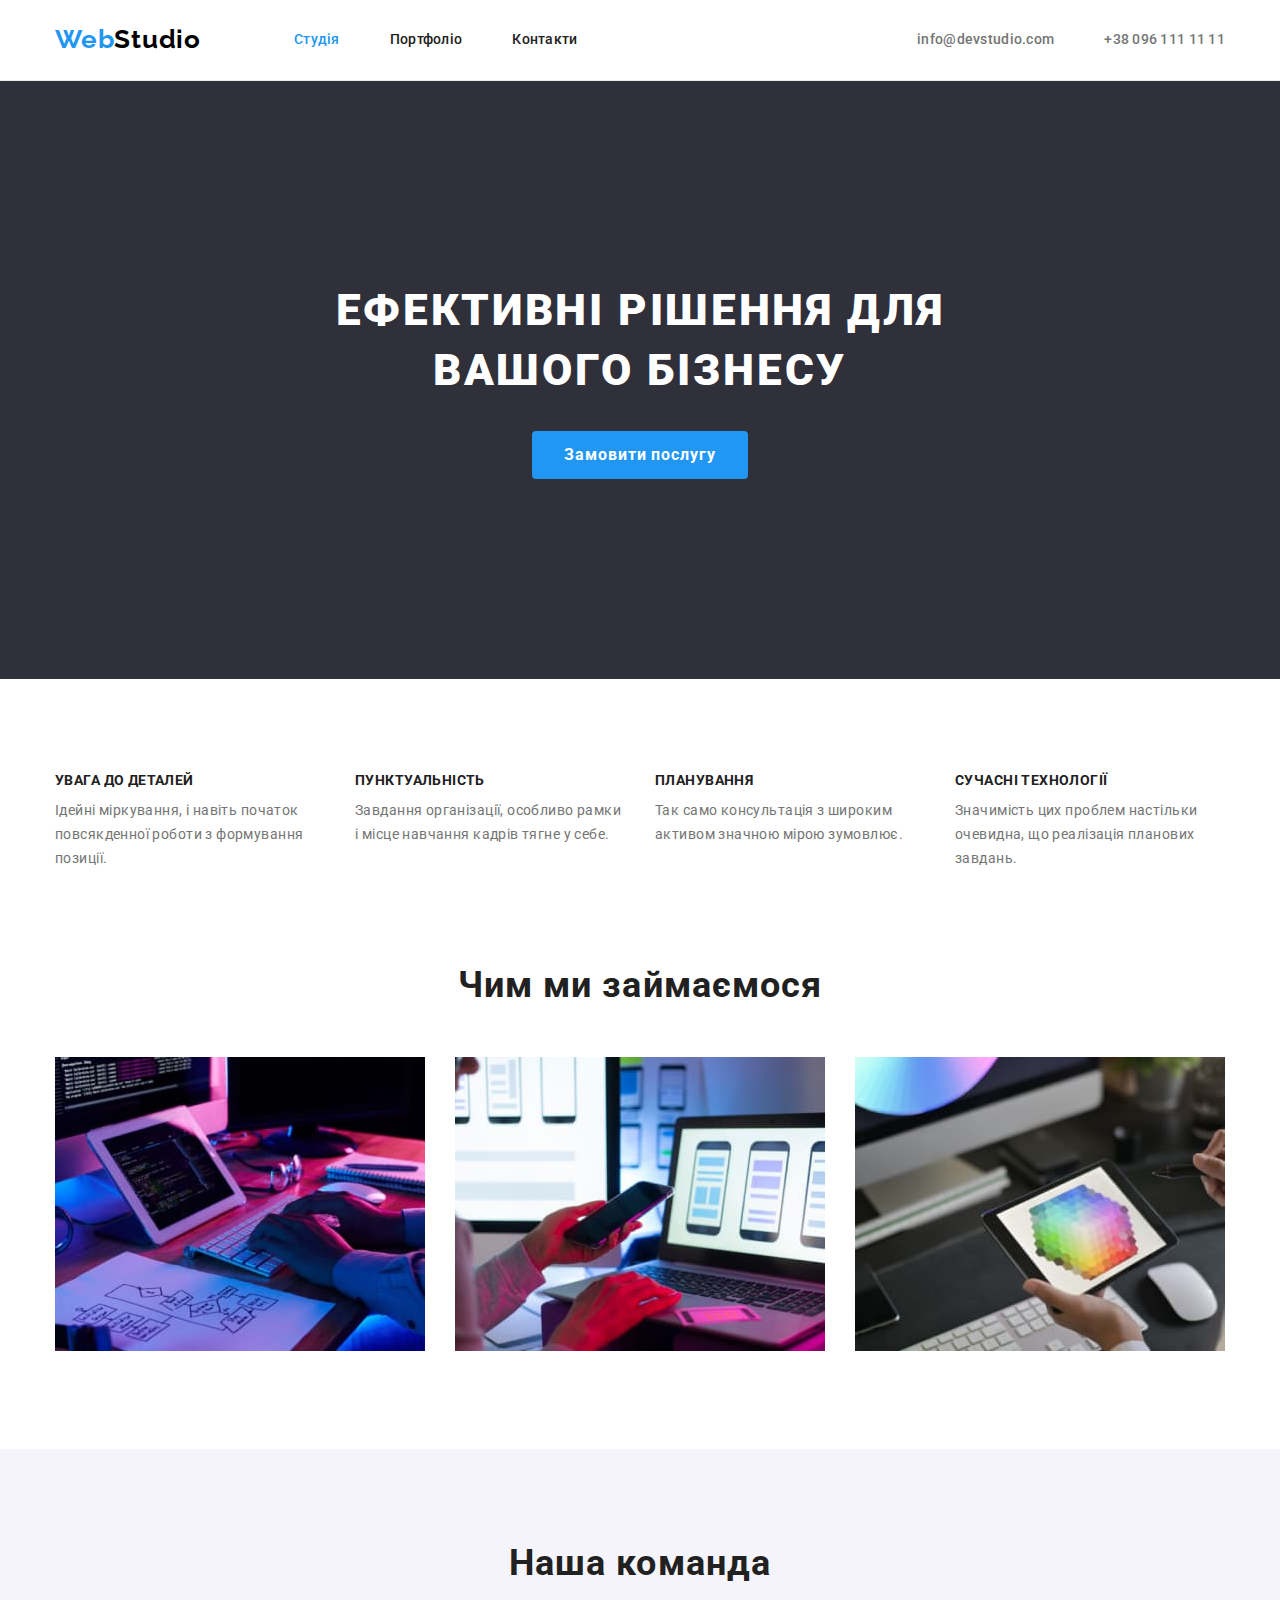
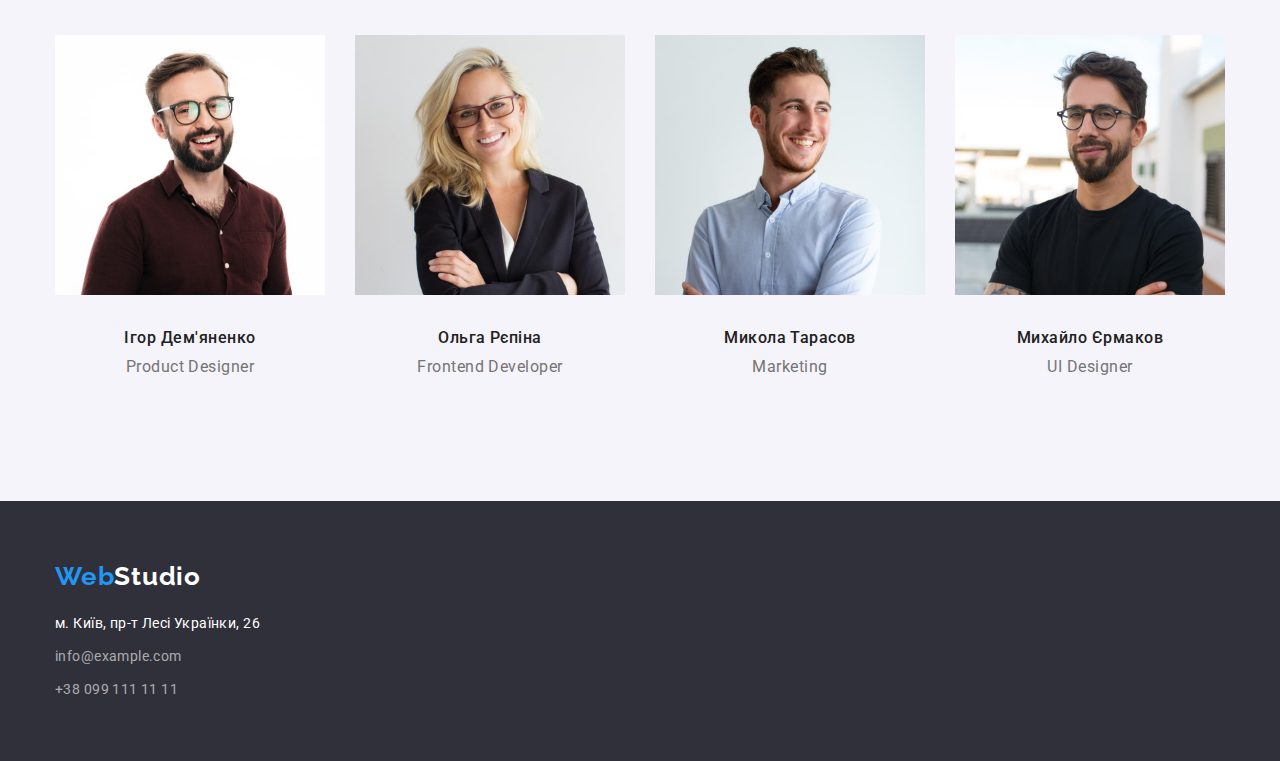
<file: index.html>
<!DOCTYPE html>
<html lang="uk">
<head>
    <meta charset="UTF-8">
    <meta http-equiv="X-UA-Compatible" content="IE=edge">
    <meta name="viewport" content="width=device-width, initial-scale=1.0">
    <title>Document</title>
    <link href="https://fonts.googleapis.com/css2?family=Raleway:wght@700&family=Roboto:wght@400;500;700;900&display=swap"
        rel="stylesheet">
    <link rel="stylesheet" href="https://cdnjs.cloudflare.com/ajax/libs/modern-normalize/1.0.0/modern-normalize.min.css" />
    <link rel="stylesheet" href="./css/styles.css">
</head>
<body>
    <header class="header">
        <div class="container main-nav">
            <nav class="main-nav">
                <a href="./index.html" class="logo link">
                    <span class="accent">Web</span>Studio
                </a>

                <ul class="site-nav list">
                    <li class="nav-list-item"><a href="./index.html" class="site-nav-link link current">Студія</a></li>
                    <li class="nav-list-item"><a href="./portfolio.html" class="site-nav-link link">Портфоліо</a></li>
                    <li class="nav-list-item"><a href="" class="site-nav-link link">Контакти</a></li>
                </ul>
            </nav>

            <ul class="contacts-list list">
                <li class="contacts-list-item">
                    <a href="mailto:info@devstudio.com" class="contacts-link link">info@devstudio.com</a>
                </li>
                <li class="contacts-list-item">
                    <a href="tel:+380961111111" class="contacts-link link">+38 096 111 11 11</a>
                </li>
            </ul>
        </div>
    </header>
    <main>
        <section class="section-hero">
            <div class="container">
                <h1 class="hero-title">Ефективні рішення для вашого бізнесу</h1>
                <button type="button" class="button">Замовити послугу</button>
            </div>
        </section>

        <section class="section">
            <div class="container">
                <h2 class="visually-hidden">Особливості</h2>
                
                <ul class="feature-list list">
                    <li class="feature-list-item">
                        <h3 class="feature-list-title">УВАГА ДО ДЕТАЛЕЙ</h3>
                        <p class="feature-list-text">Ідейні міркування, і навіть початок повсякденної роботи з формування позиції.</p>
                    </li>
                    <li class="feature-list-item">
                        <h3 class="feature-list-title">ПУНКТУАЛЬНІСТЬ</h3>
                        <p class="feature-list-text">Завдання організації, особливо рамки і місце навчання кадрів тягне у себе.</p>
                    </li>
                    <li class="feature-list-item">
                        <h3 class="feature-list-title">ПЛАНУВАННЯ</h3>
                        <p class="feature-list-text">Так само консультація з широким активом значною мірою зумовлює.</p>
                    </li>
                    <li class="feature-list-item">
                        <h3 class="feature-list-title">СУЧАСНІ ТЕХНОЛОГІЇ</h3>
                        <p class="feature-list-text">Значимість цих проблем настільки очевидна, що реалізація планових завдань.</p>
                    </li>
                </ul>
            </div>
        </section>

        <section class="section section-doing">
            <div class="container">
                <h2 class="section-title">Чим ми займаємося</h2>
                
                <ul class="doing-list list">
                    <li class="doing-list-item">
                        <img src="./img/img_1.jpg" alt="Розробка веб-сторінок" width="370">
                    </li>
                    <li class="doing-list-item">
                        <img src="./img/img_2.jpg" alt="Адаптиви" width="370">
                    </li>
                    <li class="doing-list-item">
                        <img src="./img/img_3.jpg" alt="Дизайн" width="370">
                    </li>
                </ul>
            </div>
        </section>

        <section class="section gray">
            <div class="container">
                <h2 class="section-title">Наша команда</h2>
                
                <ul class="employee-list list">
                    <li class="employee-card">
                        <img src="./img/employee_1.jpg" alt="" width="270">
                        <div class="employee-text-container">
                            <h3 class="employee-title">Ігор Дем'яненко</h3>
                            <p class="employee-text">Product Designer</p>
                        </div>
                    </li>
                    <li class="employee-card">
                        <img src="./img/employee_2.jpg" alt="" width="270">
                        <div class="employee-text-container">
                            <h3 class="employee-title">Ольга Рєпіна</h3>
                            <p class="employee-text">Frontend Developer</p>
                        </div>
                    </li>
                    <li class="employee-card">
                        <img src="./img/employee_3.jpg" alt="" width="270">
                        <div class="employee-text-container">
                            <h3 class="employee-title">Микола Тарасов</h3>
                            <p class="employee-text">Marketing</p>
                        </div>
                    </li>
                    <li class="employee-card">
                        <img src="./img/employee_4.jpg" alt="" width="270">
                        <div class="employee-text-container">
                            <h3 class="employee-title">Михайло Єрмаков</h3>
                            <p class="employee-text">UI Designer</p>
                        </div>
                    </li>
                </ul>
            </div>
        </section>
    </main>

    <footer class="footer">
        <div class="container">
            <a href="./index.html" class="logo-footer link">
                <span class="accent">Web</span>Studio
            </a>

            <address>
                <ul class="list">
                    <li class="list-item">
                        <a href="https://www.google.com/maps/place/%D0%B1%D1%83%D0%BB.+%D0%9B%D0%B5%D1%81%D0%B8+%D0%A3%D0%BA%D1%80%D0%B0%D0%B8%D0%BD%D0%BA%D0%B8,+26,+%D0%9A%D0%B8%D0%B5%D0%B2,+%D0%A3%D0%BA%D1%80%D0%B0%D0%B8%D0%BD%D0%B0,+02000/@50.4265807,30.5383858,17z/data=!3m1!4b1!4m5!3m4!1s0x40d4cf0e033ecbe9:0x57a4dffefec77da0!8m2!3d50.4265807!4d30.5383858" class="address">
                            м. Київ, пр-т Лесі Українки, 26
                        </a>
                    </li>
                    <li class="list-item">
                        <a href="mailto:info@example.com" class="address-contacts-link link">info@example.com</a>
                    </li>
                    <li class="list-item">
                        <a href="tel:+380991111111" class="address-contacts-link link">+38 099 111 11 11</a>
                    </li>
                </ul>
            </address>
        </div>
    </footer>
  
</body>
</html>
</file>
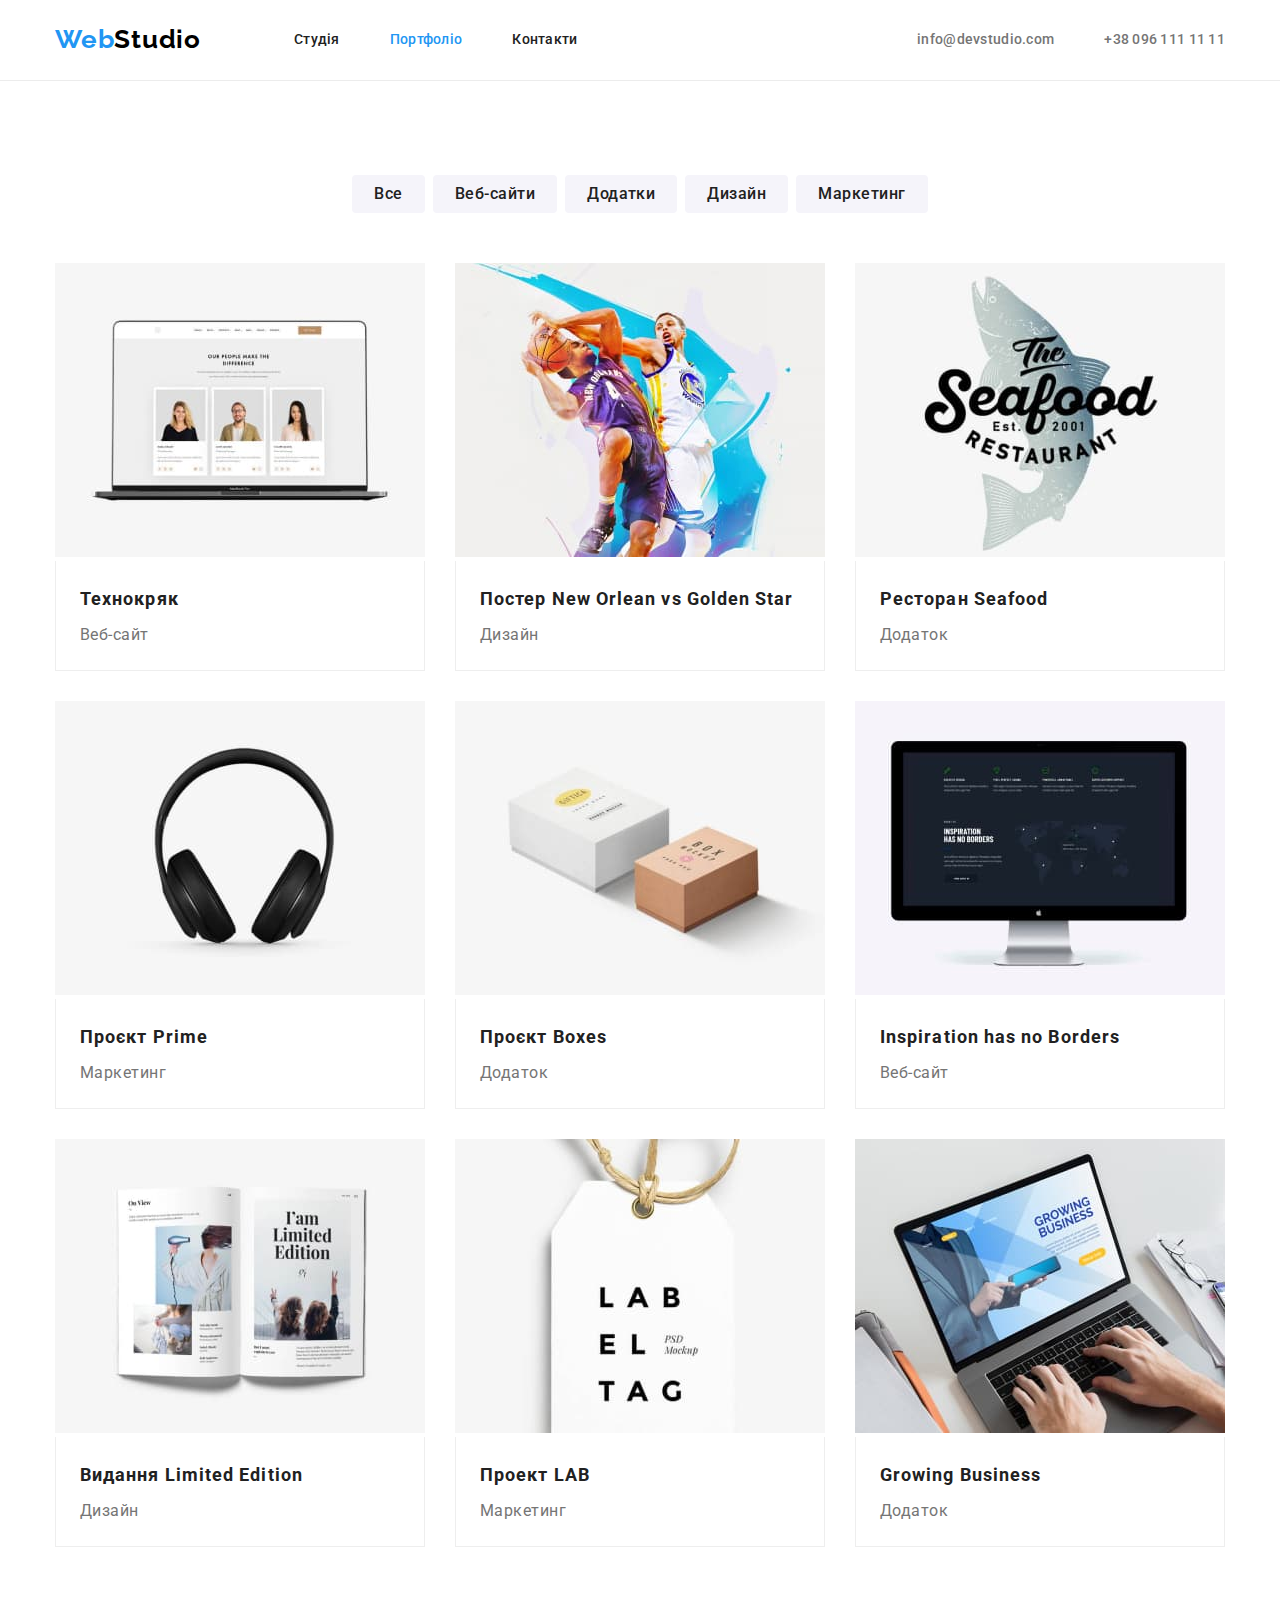
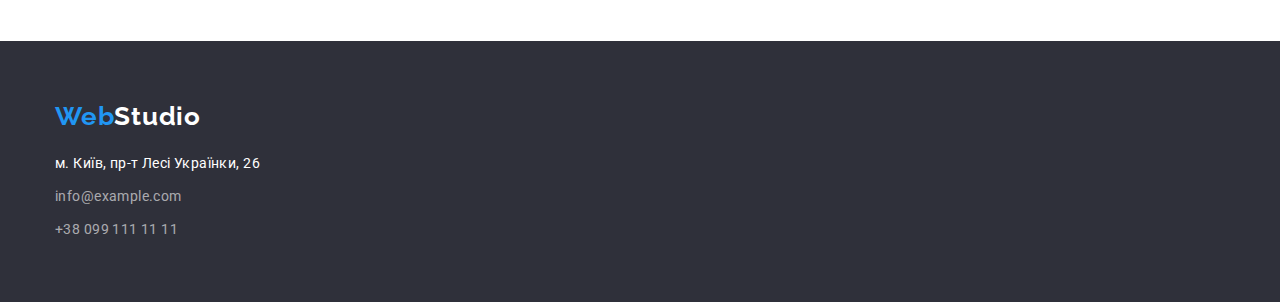
<file: portfolio.html>
<!DOCTYPE html>
<html lang="uk">
<head>
    <meta charset="UTF-8">
    <meta http-equiv="X-UA-Compatible" content="IE=edge">
    <meta name="viewport" content="width=device-width, initial-scale=1.0">
    <title>Document</title>
    <link href="https://fonts.googleapis.com/css2?family=Raleway:wght@700&family=Roboto:wght@400;500;700;900&display=swap"
        rel="stylesheet">
    <link rel="stylesheet" href="https://cdnjs.cloudflare.com/ajax/libs/modern-normalize/1.0.0/modern-normalize.min.css" />
    <link rel="stylesheet" href="./css/styles.css">
</head>
<body>
    <header class="header">
        <div class="container main-nav">
            <nav class="main-nav">
                <a href="./index.html" class="logo link">
                    <span class="accent">Web</span>Studio
                </a>
        
                <ul class="site-nav list">
                    <li class="nav-list-item"><a href="./index.html" class="site-nav-link link">Студія</a></li>
                    <li class="nav-list-item"><a href="./portfolio.html" class="site-nav-link link current">Портфоліо</a></li>
                    <li class="nav-list-item"><a href="" class="site-nav-link link">Контакти</a></li>
                </ul>
            </nav>
        
            <ul class="contacts-list list">
                <li class="contacts-list-item">
                    <a href="mailto:info@devstudio.com" class="contacts-link link">info@devstudio.com</a>
                </li>
                <li class="contacts-list-item">
                    <a href="tel:+380961111111" class="contacts-link link">+38 096 111 11 11</a>
                </li>
            </ul>
        </div>
    </header>


    <main>
        <section class="section">
            <div class="container">
                <h1 class="visually-hidden">Портфоліо</h1>
                
                <ul class="category-list list">
                    <li class="category-list-item"><button type="button" class="category-list-button">Все</button></li>
                    <li class="category-list-item"><button type="button" class="category-list-button">Веб-сайти</button></li>
                    <li class="category-list-item"><button type="button" class="category-list-button">Додатки</button></li>
                    <li class="category-list-item"><button type="button" class="category-list-button">Дизайн</button></li>
                    <li class="category-list-item"><button type="button" class="category-list-button">Маркетинг</button></li>
                </ul>

                <ul class="portfolio-list list">
                    <li class="portfolio-card">
                        <a href="" class="portfolio-link link">
                            <img src="./img/portfolio_1.jpg" alt="Технокряк" width="370">
                            <div class="portfolio-text-container">
                                <h2 class="portfolio-title">Технокряк</h2>
                                <p class="portfolio-text">Веб-сайт</p>
                            </div>
                        </a>
                    </li>
                    <li class="portfolio-card">
                        <a href="" class="portfolio-link link">
                            <img src="./img/portfolio_2.jpg" alt="New Orlean vs Golden Star" width="370">
                            <div class="portfolio-text-container">
                                <h2 class="portfolio-title">Постер New Orlean vs Golden Star</h2>
                                <p class="portfolio-text">Дизайн</p>
                            </div>
                        </a>
                    </li>
                    <li class="portfolio-card">
                        <a href="" class="portfolio-link link">
                            <img src="./img/portfolio_3.jpg" alt="Ресторан Seafood" width="370">
                            <div class="portfolio-text-container">
                                <h2 class="portfolio-title">Ресторан Seafood</h2>
                                <p class="portfolio-text">Додаток</p>
                            </div>
                        </a>
                    </li>
                    <li class="portfolio-card">
                        <a href="" class="portfolio-link link">
                            <img src="./img/portfolio_4.jpg" alt="Проєкт Prime" width="370">
                            <div class="portfolio-text-container">
                                <h2 class="portfolio-title">Проєкт Prime</h2>
                                <p class="portfolio-text">Маркетинг</p>
                            </div>
                        </a>
                    </li>
                    <li class="portfolio-card">
                        <a href="" class="portfolio-link link">
                            <img src="./img/portfolio_5.jpg" alt="Проєкт Boxes" width="370">
                            <div class="portfolio-text-container">
                                <h2 class="portfolio-title">Проєкт Boxes</h2>
                                <p class="portfolio-text">Додаток</p>
                            </div>
                        </a>
                    </li>
                    <li class="portfolio-card">
                        <a href="" class="portfolio-link link">
                            <img src="./img/portfolio_6.jpg" alt="Inspiration has no Borders" width="370">
                            <div class="portfolio-text-container">
                                <h2 class="portfolio-title">Inspiration has no Borders</h2>
                                <p class="portfolio-text">Веб-сайт</p>
                            </div>
                        </a>
                    </li>
                    <li class="portfolio-card">
                        <a href="" class="portfolio-link link">
                            <img src="./img/portfolio_7.jpg" alt="Видання Limited Edition" width="370">
                            <div class="portfolio-text-container">
                                <h2 class="portfolio-title">Видання Limited Edition</h2>
                                <p class="portfolio-text">Дизайн</p>
                            </div>
                        </a>
                    </li>
                    <li class="portfolio-card">
                        <a href="" class="portfolio-link link">
                            <img src="./img/portfolio_8.jpg" alt="Проект LAB" width="370">
                            <div class="portfolio-text-container">
                                <h2 class="portfolio-title">Проект LAB</h2>
                                <p class="portfolio-text">Маркетинг</p>
                            </div>
                        </a>
                    </li>
                    <li class="portfolio-card">
                        <a href="" class="portfolio-link link">
                            <img src="./img/portfolio_9.jpg" alt="Growing Business" width="370">
                            <div class="portfolio-text-container">
                                <h2 class="portfolio-title">Growing Business</h2>
                                <p class="portfolio-text">Додаток</p>
                            </div>
                        </a>
                    </li>
                </ul>
            </div>
        </section>
    </main>


    <footer class="footer">
        <div class="container">
            <a href="./index.html" class="logo-footer link">
                <span class="accent">Web</span>Studio
            </a>
        
            <address>
                <ul class="list">
                    <li class="list-item">
                        <a href="https://www.google.com/maps/place/%D0%B1%D1%83%D0%BB.+%D0%9B%D0%B5%D1%81%D0%B8+%D0%A3%D0%BA%D1%80%D0%B0%D0%B8%D0%BD%D0%BA%D0%B8,+26,+%D0%9A%D0%B8%D0%B5%D0%B2,+%D0%A3%D0%BA%D1%80%D0%B0%D0%B8%D0%BD%D0%B0,+02000/@50.4265807,30.5383858,17z/data=!3m1!4b1!4m5!3m4!1s0x40d4cf0e033ecbe9:0x57a4dffefec77da0!8m2!3d50.4265807!4d30.5383858" class="address">
                            м. Київ, пр-т Лесі Українки, 26
                        </a>
                    </li>
                    <li class="list-item">
                        <a href="mailto:info@example.com" class="address-contacts-link link">info@example.com</a>
                    </li>
                    <li class="list-item">
                        <a href="tel:+380991111111" class="address-contacts-link link">+38 099 111 11 11</a>
                    </li>
                </ul>
            </address>
        </div>
    </footer>
</body>
</html>
</file>
<file: css/styles.css>
/* primary color text #212121 */
/* secondary color text #757575 */
/* accent color #2196F3 */
/* logo-text-color #000000 */
/* primary-white-color #FFFFFF */

/* secondary white color  rgba(255, 255, 255, 0.6);*/

/* secondary background color #F5F4FA */
/* backgrond dark color #2F303A */

:root {
    --primary-text-color: #212121;
    --secondary-text-color: #757575;
    --logo-text-color: #000000;
    --accent-color: #2196F3;

    --primary-white-color: #FFFFFF;
    --secondary-white-color: rgb(255, 255, 255, 0.6);
    --secondary-background: #F5F4FA;
    --dark-background: #2F303A;
    --border-primary-color: #EEEEEE;
    --border-secondary-color: #ECECEC;
}

body {
    background-color: var(--primary-white-color);
    color: var(--primary-text-color);

    font-family: Roboto, sans-serif;
    
}

h1,
h2,
h3,
h4,
h5,
h6,
p,
ul {
    margin: 0;
}



.list {
    list-style: none;
    padding: 0;
    margin: 0;

}

.link {
    color: var(--primary-text-color);
}

.footer,
.section-hero {
    background-color: var(--dark-background);
}

.container {
    width: 1200px;
    padding-left: 15px;
    padding-right: 15px;
    margin: 0 auto;
}


/* Header */

.header {
    border-bottom: 1px solid var(--border-secondary-color);
}

.main-nav {
    display: flex;
    align-items: center;

}

.logo, 
.logo-footer{
    color: var(--logo-text-color);

    font-family: Raleway, sans-serif;
    font-weight: 700;
    font-size: 26px;
    line-height: 1.2;
    letter-spacing: 0.03em;

    text-decoration: none;
}

.accent {
    color: var(--accent-color);
}

.site-nav {
    display: flex;
    margin-left: 93px;
}

.nav-list-item:not(:last-child),
.contacts-list-item:not(:last-child) {
    margin-right: 50px;
}



.contacts-list {
    display: flex;
    margin-left: auto;
}

.site-nav-link {
    display: block;
    padding-top: 32px;
    padding-bottom: 32px;
}

.site-nav-link,
.contacts-link {
    font-weight: 500;
    font-size: 14px;
    line-height: 1.14;
    letter-spacing: 0.02em;

    text-decoration: none;
}

.site-nav-link:hover,
.site-nav-link:focus,
.contacts-link:hover,
.contacts-link:focus{
    color: var(--accent-color);
}

.current {
    color: var(--accent-color);
}

.contacts-link {
    display: block;
    color: var(--secondary-text-color);
    padding-top: 32px;
    padding-bottom: 32px;
}


/* Section-hero */

.section-hero {
    text-align: center;

    padding: 200px 0;
}


.hero-title {
    color: var(--primary-white-color);

    font-weight: 900;
    font-size: 44px;
    line-height: 1.36;
    letter-spacing: 0.06em;
    text-transform: uppercase;
    width: 696px;

    margin-left: auto;
    margin-right: auto;
    margin-bottom: 30px;
}

.button {
    display: inline-block;
    border-radius: 4px;
    border-width: 0;
    padding: 10px 32px;
    min-width: 216px;

    background-color: var(--accent-color);
    color: var(--primary-white-color);

    font-family: inherit;
    font-weight: 700;
    font-size: 16px;
    line-height: 1.8;
    letter-spacing: 0.06em;
    text-align: center;

    cursor: pointer;
}




/* Other sections*/


.section {
    padding: 94px 0;
}


.section-title {
    font-weight: 700;
    font-size: 36px;
    line-height: 1.16;
    text-align: center;
    letter-spacing: 0.03em;

    margin-bottom: 50px;
}


.img {
    display: block;
    max-width: 100%;
    height: auto;
}

.visually-hidden {              /*Specially class-pattern that hidden headers*/
    position: absolute;
    white-space: nowrap;
    width: 1px;
    height: 1px;
    overflow: hidden;
    border: 0;
    padding: 0;
    clip: rect(0 0 0 0);
    clip-path: inset(50%);
    margin: -1px;
}

/* Features section */

.feature-list {
    display: flex;
}


.feature-list-item {
    width: 270px;
}

    /* feature-list-item, doing-list-item and employee-card*/
.employee-card:not(:last-child),
.doing-list-item:not(:last-child),
.feature-list-item:not(:last-child) {
    margin-right: 30px;
}

.feature-list-title {
    font-weight: 700;
    font-size: 14px;
    line-height: 1.14;
    text-transform: uppercase;
    letter-spacing: 0.03em;

    margin-bottom: 10px;
}

.feature-list-text {
    color: var(--secondary-text-color);

    font-size: 14px;
    line-height: 1.7;
    letter-spacing: 0.03em;
}



/* Our doing section */

.section-doing {
    padding-top: 0;    /*This section doesn't have padding-top*/
}

.doing-list {
    display: flex;
}


/* Employees section */

.section.gray {
    background-color: var(--secondary-background);
}

.employee-list {
    display: flex;
}

.employee-card {
    border-radius: 0px 0px 4px 4px;
}


.employee-text-container {
    text-align: center;
    padding: 30px 0;

}

.employee-title {
    font-weight: 500;
    font-size: 16px;
    line-height: 1.18;
    letter-spacing: 0.03em;

    margin-bottom: 10px;
}

.employee-text {
    color: var(--secondary-text-color);

    font-size: 16px;
    line-height: 1.18;
    letter-spacing: 0.03em;
}

/* Footer */

.footer {
    padding: 60px 0;
}

.logo-footer {
    display: inline-block;

    color: var(--primary-white-color);

    margin-bottom: 20px;
}

.address,
.address-contacts-link {
    color: var(--secondary-white-color);

    font-style: normal;             /* Because tag <address> has already had default values - italic */
    font-size: 14px;
    line-height: 1.7;
    letter-spacing: 0.03em;

    text-decoration: none;

}

.address {
    color: var(--primary-white-color);
}

.list-item:not(:last-child) {
    margin-bottom: 9px;
}

.address:hover,
.address:focus,
.address-contacts-link:hover,
.address-contacts-link:focus {
    color: var(--accent-color);
}





/* Styles for portfolio.html  - main*/

.category-list {
    display: flex;
    justify-content: center;
    margin-bottom: 50px;
}

.category-list-button {
    padding: 6px 22px;

    background-color: var(--secondary-background);
    color: var(--primary-text-color);
    border-width: 0;
    border-radius: 4px;

    font-family: inherit;
    font-weight: 500;
    font-size: 16px;
    line-height: 1.6;
    letter-spacing: 0.03em;

    cursor: pointer;
}

.category-list-item:not(:last-child) {
    margin-right: 8px;
}

.category-list-button:hover,
.category-list-button:focus{
    background-color: var(--accent-color);
    color: var(--primary-white-color);
}


/* Portfolio list */

.portfolio-list {
    display: flex;
    flex-wrap: wrap;
}

.portfolio-card {
    width: calc((100% - 30px*2)/3);
    margin-right: 30px;
    margin-bottom: 30px;
}

.portfolio-card:nth-child(3n) {
    margin-right: 0;
}

.portfolio-card:nth-last-child(-n + 3) {
    margin-bottom: 0;
}


.portfolio-link {
    display: inline-block;
    text-decoration: none;
}


.portfolio-text-container {
    padding: 20px 24px;
    border-right: 1px solid var(--border-primary-color);
    border-bottom: 1px solid var(--border-primary-color);
    border-left: 1px solid var(--border-primary-color);
}

.portfolio-title {
    font-weight: 700;
    font-size: 18px;
    line-height: 2;
    letter-spacing: 0.06em;

    margin-bottom: 4px;
}

.portfolio-text {
    color: var(--secondary-text-color);

    font-size: 16px;
    line-height: 1.8;
    letter-spacing: 0.03em;
}
</file>
